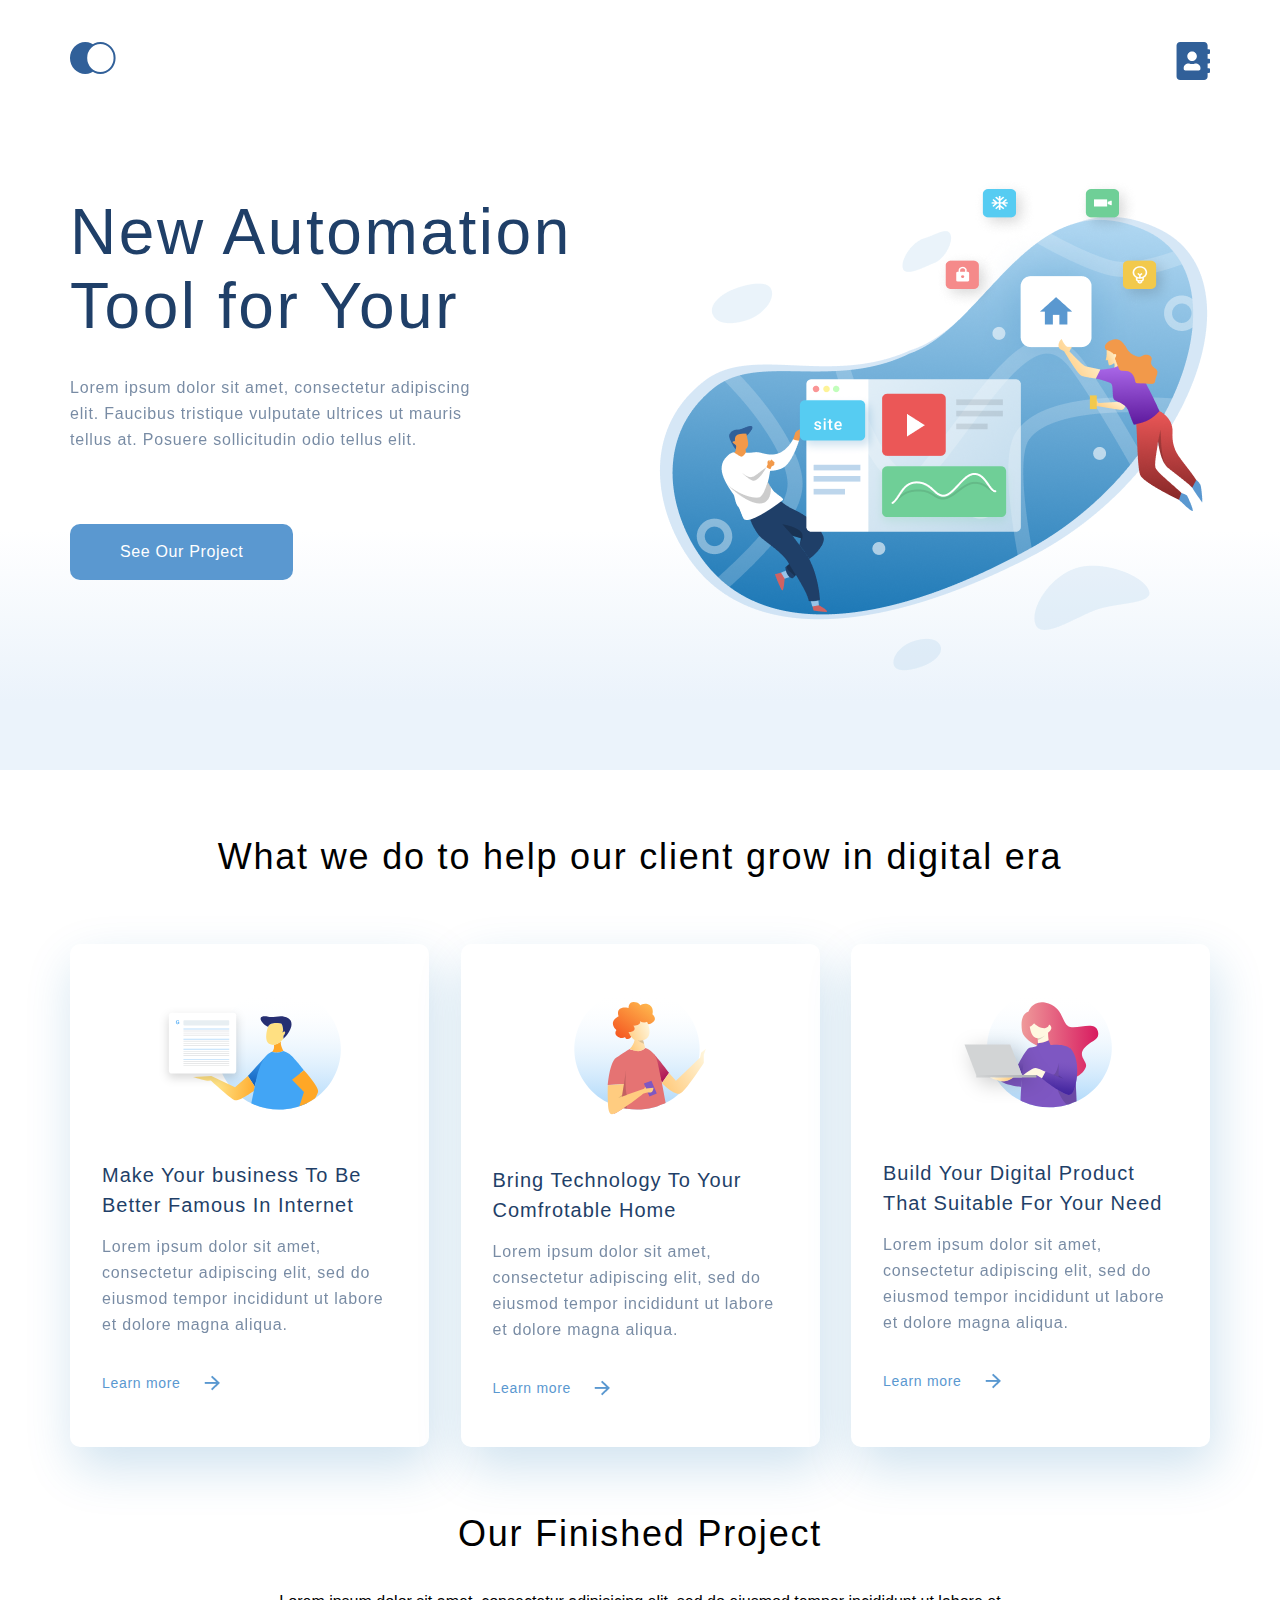
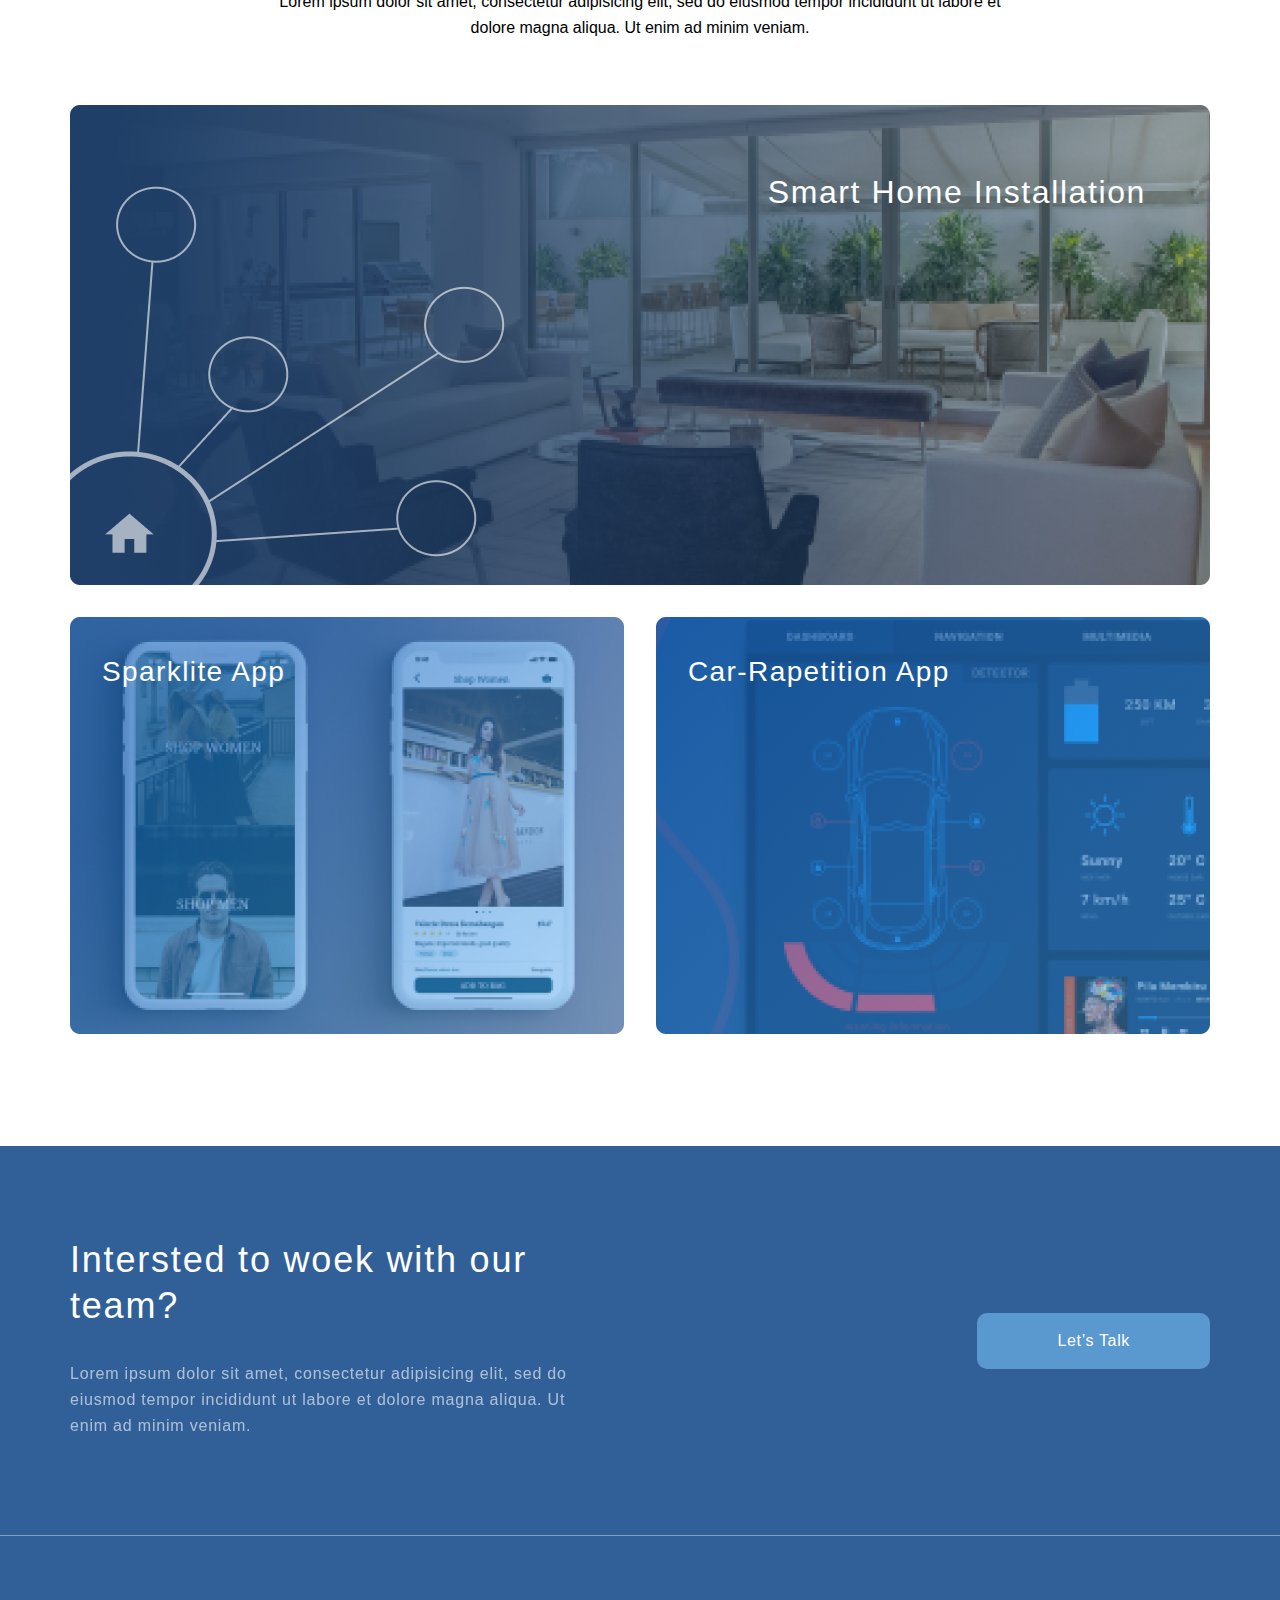
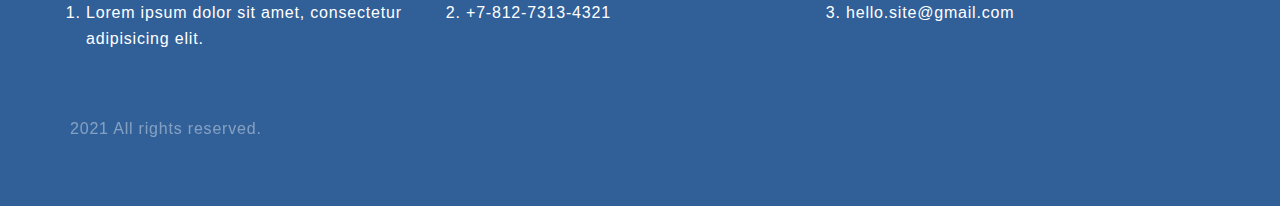
<file: html-css-basic-course/index.html>
<!DOCTYPE html>
<html lang="en">
<head>
    <meta charset="UTF-8">
    <title>Главная</title>
    <link rel="stylesheet" href="reset.css">
    <link rel="stylesheet" href="style.css">
</head>
<body>
<header class="header">
    <div class="container container--header">
        <ul class="menu__list">
            <li class="menu_item"><a class="menu__link" href="index.html"><img class="menu__img" src="img/link_main.svg" alt="link main"></a></li>
            <li class="menu_item"><a class="menu__link" href="contacts.html"><img class="menu__img" src="img/link_contacls.svg" alt="link contacls"></a></li>
        </ul>
        <div class="header__content">
            <h1 class="header__title">New Automation Tool for Your</h1>
            <p class="text text--header">
                Lorem ipsum dolor sit amet, consectetur adipiscing elit. Faucibus tristique vulputate ultrices ut mauris tellus at. Posuere sollicitudin odio
                tellus elit.
            </p>
            <a class="button" href="#">See Our Project</a>
        </div>
    </div>
</header>
<main class="main">
    <div class="container">
        <div class="what-we-do">
            <h2 class="middle__title middle__title--what-we-do">What we do to help our client grow in digital era</h2>
            <div class="cards">
                <a class="card" href="#">
                    <img class="card__img" src="img/card_1.svg" alt="card 1">
                    <h3 class="mini__title mini__title--card">Make Your business To Be Better Famous In Internet</h3>
                    <p class="text text--card">Lorem ipsum dolor sit amet, consectetur adipiscing elit, sed do eiusmod tempor incididunt ut labore et dolore magna
                        aliqua.</p>
                    <p class="card__text-link">Learn more</p>
                </a>

                <a class="card card-2" href="#">
                    <img class="card__img" src="img/card_2.svg" alt="card 2">
                    <h3 class="mini__title mini__title--card">Bring Technology To Your Comfrotable Home</h3>
                    <p class="text text--card">Lorem ipsum dolor sit amet, consectetur adipiscing elit, sed do eiusmod tempor incididunt ut labore et dolore magna
                        aliqua.</p>
                    <p class="card__text-link">Learn more</p>
                </a>

                <a class="card card-3" href="#">
                    <img class="card__img" src="img/card_3.svg" alt="card 3">
                    <h3 class="mini__title mini__title--card">Build Your Digital Product That Suitable For Your Need</h3>
                    <p class="text text--card">Lorem ipsum dolor sit amet, consectetur adipiscing elit, sed do eiusmod tempor incididunt ut labore et dolore magna
                        aliqua.</p>
                    <p class="card__text-link">Learn more</p>
                </a>
            </div>
        </div>
    </div>
    <div class="project-title">
        <div class="container">
            <div class="project-title-body">
                <h2 class="middle__title middle__title--project-title">Our Finished Project</h2>
                <p class="text__project text__project--title-body">Lorem ipsum dolor sit amet, consectetur adipisicing elit, sed do eiusmod tempor incididunt ut
                    labore et dolore magna
                    aliqua.
                    Ut enim ad minim veniam.</p>
            </div>
        </div>
    </div>
    <div class="project">
        <div class="container">
            <div class="project_big">
                <img class="project__img" src="img/project-big.png" alt="project big">
                <p class="project__text">Smart Home Installation</p>
            </div>
            <div class="project__parent">
                <div class="project__item project__item-margin">
                    <img class="project__img" src="img/project-item-1.png" alt="project item 1">
                    <p class="project__text-item">Sparklite App</p>
                </div>
                <div class="project__item">
                    <img class="project__img" src="img/project-item-2.png" alt="project item 2">
                    <p class="project__text-item">Car-Rapetition App</p>
                </div>
            </div>
        </div>
    </div>
</main>
<footer class="footer">
    <div class="container">
        <div class="footer__content">
            <div class="footer__text">
                <h3 class="footer__heading footer__heading-modifier">Intersted to woek with our team?</h3>
                <p class="text text--footer">Lorem ipsum dolor sit amet, consectetur adipisicing elit, sed do eiusmod tempor incididunt ut labore et dolore magna
                    aliqua. Ut
                    enim ad minim veniam.</p>
            </div>
            <a class="button footer__button" href="#">Let’s Talk</a>
        </div>
    </div>
    <hr class="footer-hr">
    <div class="container">
        <div class="footer__bottom">
            <ol class="footer__info text footer__info--margin">
                <li class="footer__item">Lorem ipsum dolor sit amet, consectetur adipisicing elit.</li>
                <li class="footer__item">+7-812-7313-4321</li>
                <li class="footer__item">hello.site@gmail.com</li>
            </ol>
            <p class="footer__copy">2021 All rights reserved.</p>
        </div>
    </div>
</footer>
</body>
</html>
</file>
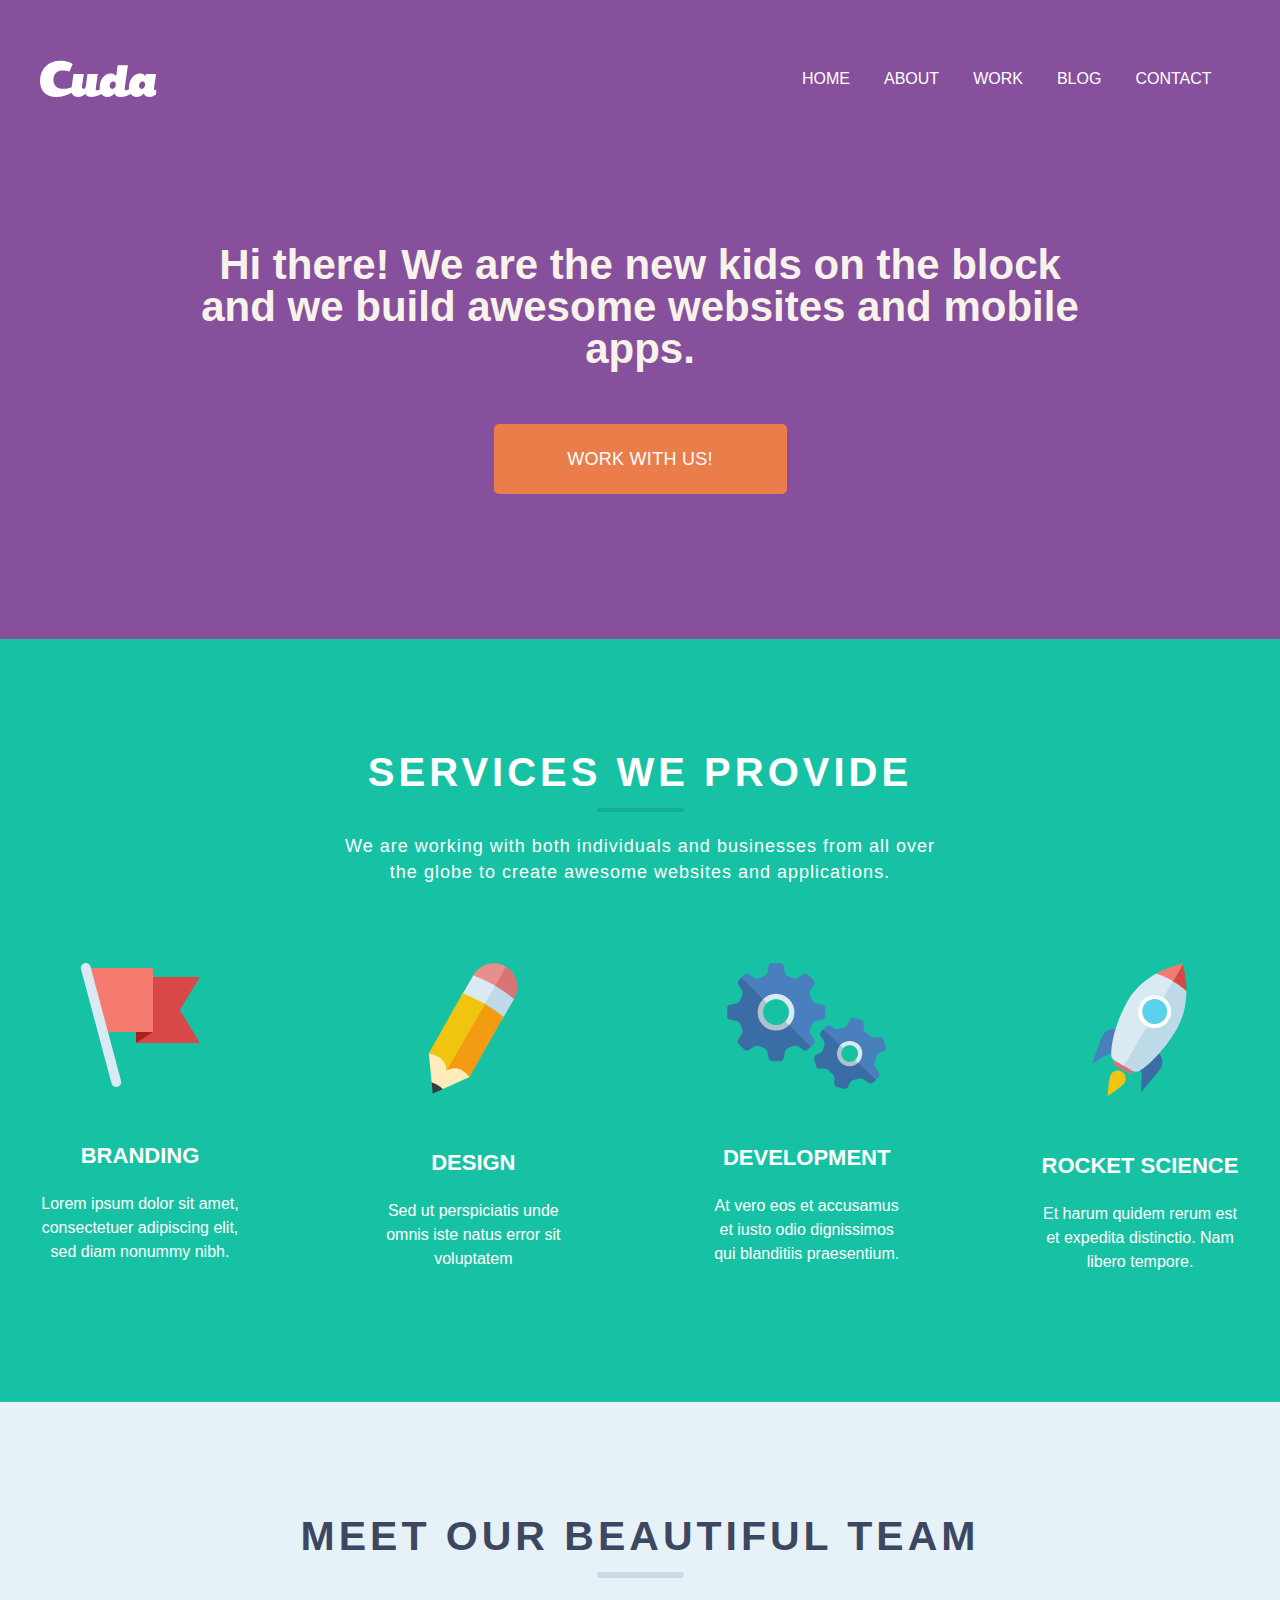
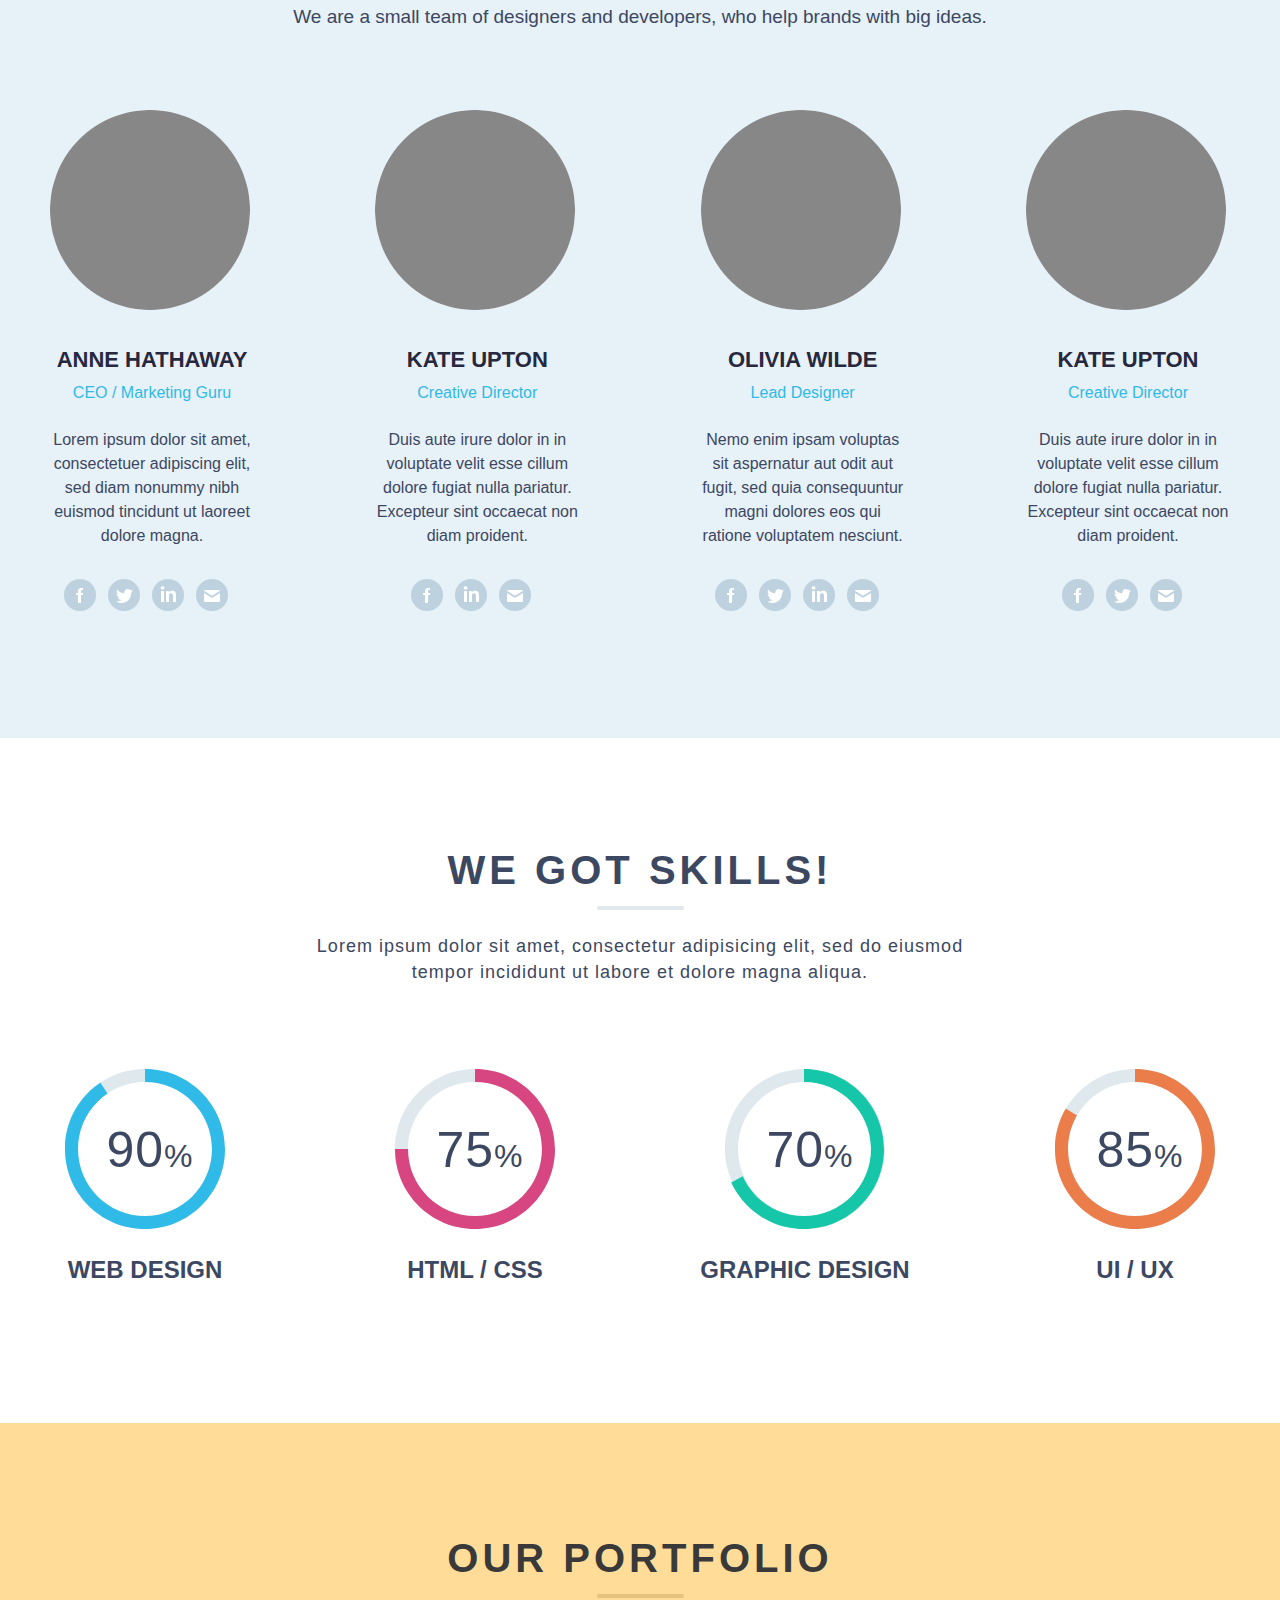
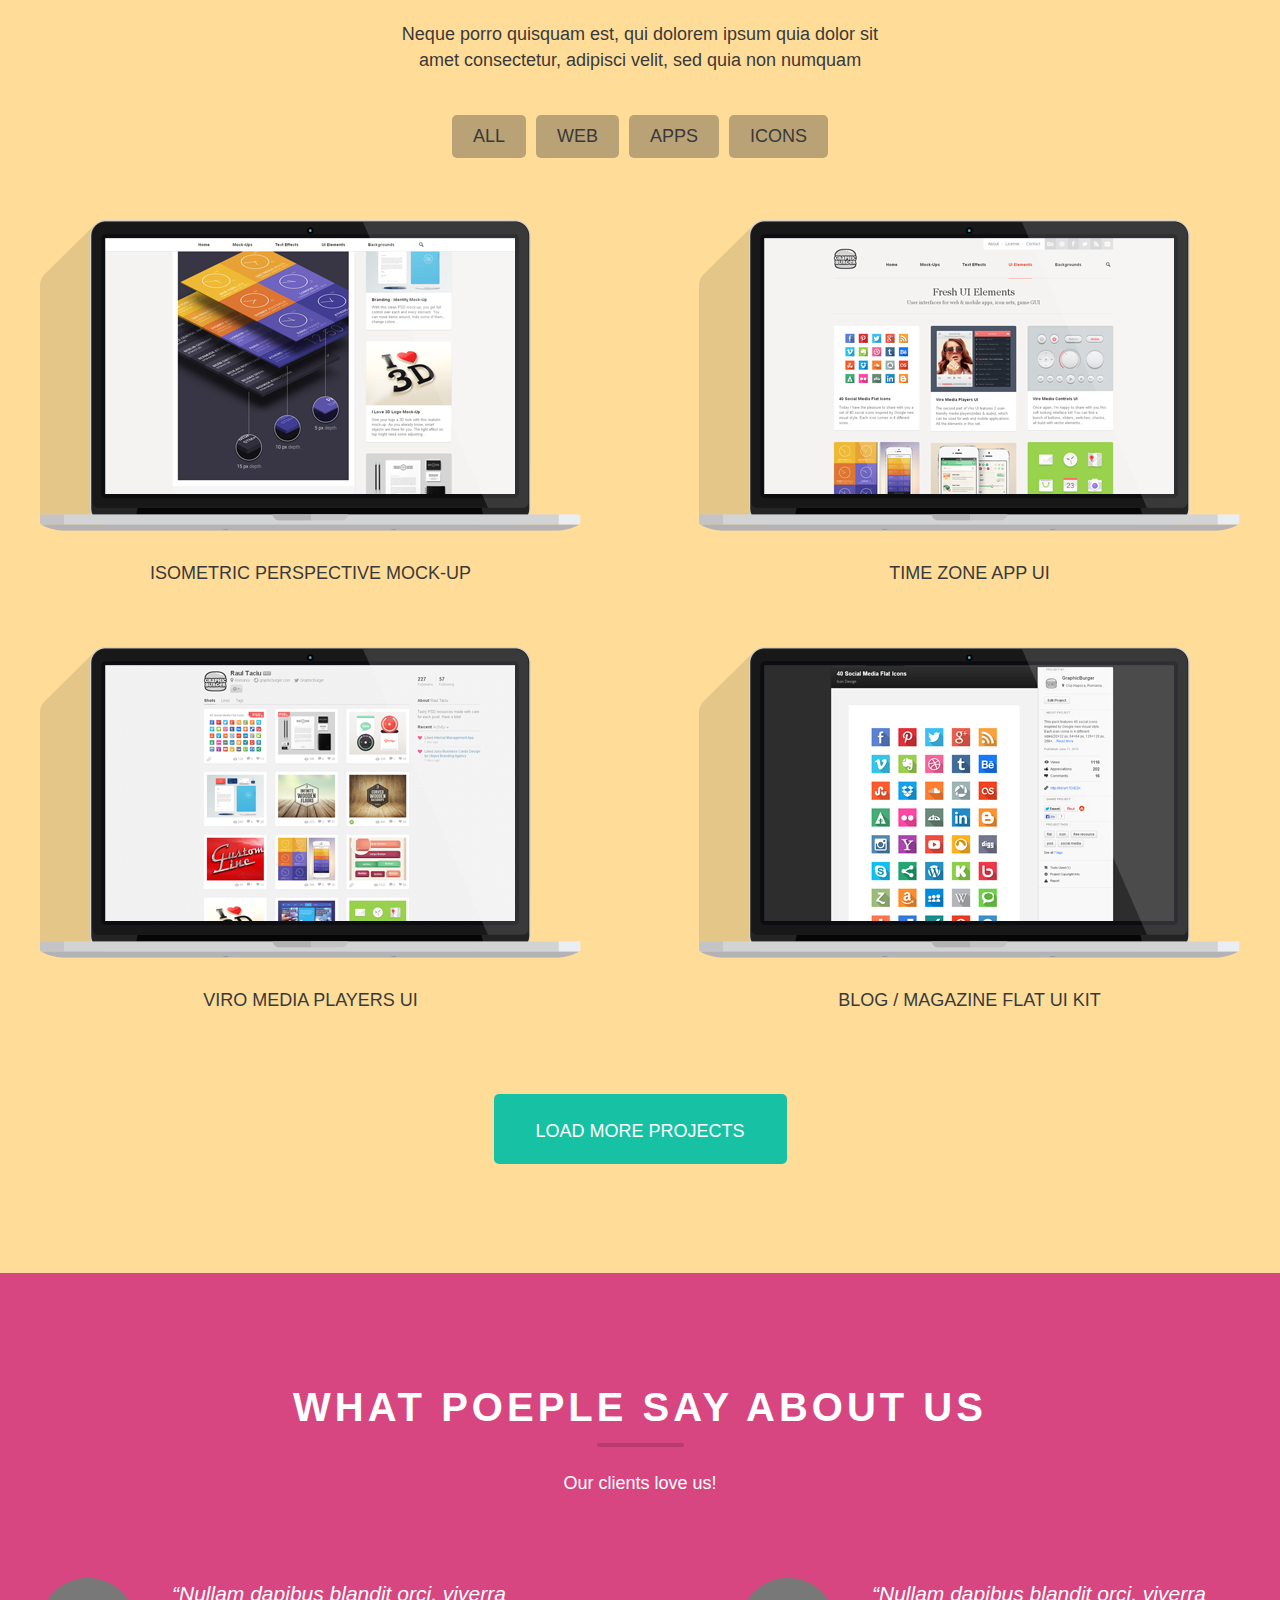
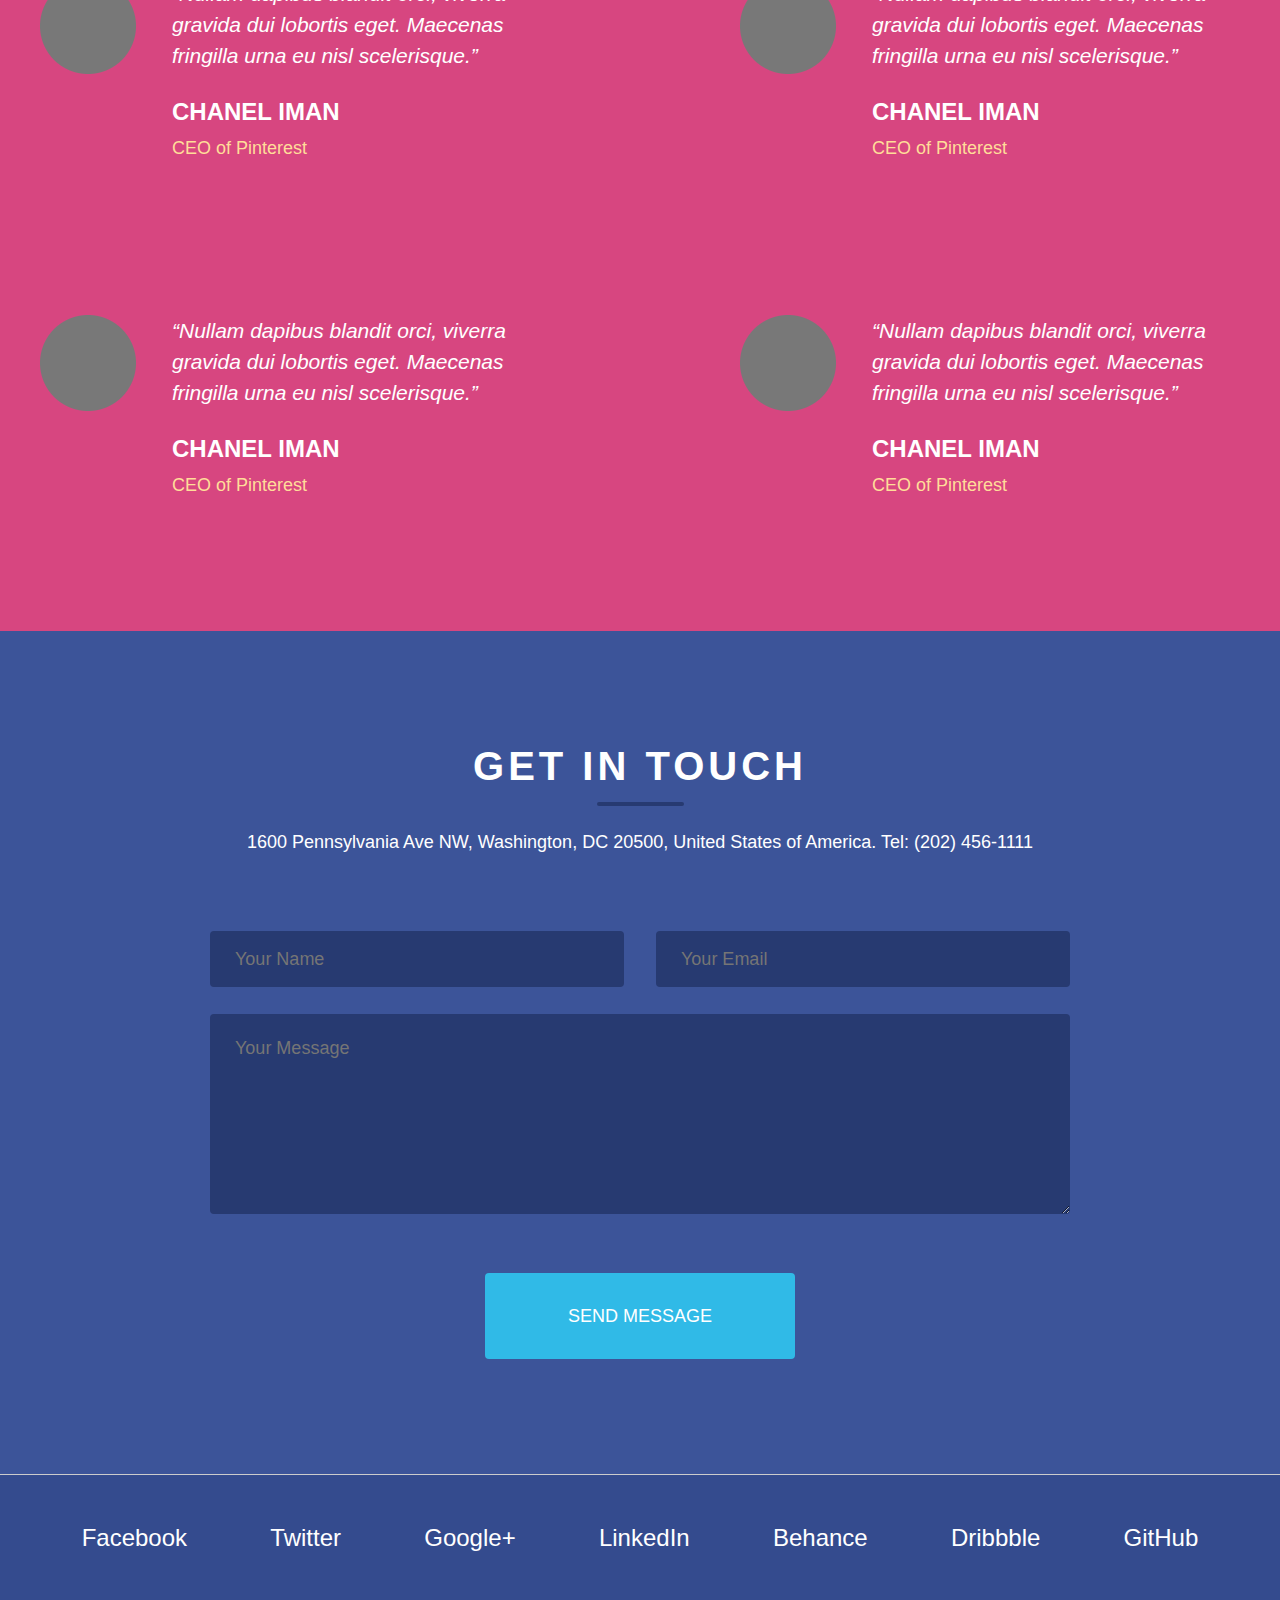
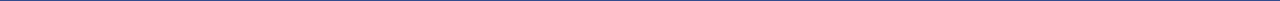
<file: project_cuda/index.html>
<!DOCTYPE html>
<html lang="en">
<head>
    <meta charset="UTF-8">
    <title>Да я за такую верстку *****</title>
    <link rel="preconnect" href="https://fonts.googleapis.com">
    <link rel="preconnect" href="https://fonts.gstatic.com" crossorigin>
    <link href="https://fonts.googleapis.com/css2?family=Damion&display=swap" rel="stylesheet">
    <link rel="stylesheet" href="reset.css">
    <link rel="stylesheet" href="style.css">
    <meta name="description" content="не профессиональная верстка, мой первый сайт">
    <meta name="keywords" content="плохая верстка">
    <meta name="robots" content="">
    <meta name="Address" content="evyrfgp@gmail.com">
    <link rel="icon" type="image/png" sizes="16x16" href="img/favicon.png">
</head>
<body>
<div class="header">
    <div class="container">
        <div class="header__top">
            <!--            <div class="header__logo"><a class="header__top-link" href="#"><img class="header__img" src="img/logo.png" alt="logo"></a></div>-->
            <a class="header__top-logo" href="#"><img class="header__img" src="img/logo.png" alt="logo"></a>
            <ul class="header__list">
                <li class="header__item"><a class="header__link" href="#">Home</a></li>
                <li class="header__item"><a class="header__link" href="#">About</a></li>
                <li class="header__item"><a class="header__link" href="#">WORK</a></li>
                <li class="header__item"><a class="header__link" href="#">Blog</a></li>
                <li class="header__item"><a class="header__link" href="#">Contact</a></li>
            </ul>
        </div>
        <div class="header__content">
            <div class="header__title">Hi there! We are the new kids on the block and we build awesome websites and
                mobile apps.
            </div>
            <a class="header__button-link" href="#">WORK WITH US!</a>
        </div>
    </div>
</div>
<section class="services">
    <div class="container">
        <div class="services__top">
            <p class="services__title">
                SERVICES WE PROVIDE
            </p>
            <hr class="services__hr">
            <div class="services__text">
                We are working with both individuals and businesses from all over the globe
                to create awesome websites and applications.
            </div>
        </div>
        <div class="services__content">
            <div class="service_service">
                <img class="services__img" src="img/flag_icon.png" alt="flag icon">
                <p class="service_service-title">Branding</p>
                <p class="service_service-text">Lorem ipsum dolor sit amet,
                    consectetuer adipiscing elit, sed diam nonummy nibh.</p>
            </div>
            <div class="service_service">
                <img class="services__img" src="img/crayon_icon.png" alt="crayon icon">
                <p class="service_service-title">Design</p>
                <p class="service_service-text">Sed ut perspiciatis unde omnis iste natus error sit voluptatem </p>
            </div>
            <div class="service_service">
                <img class="services__img" src="img/gears_icon.png" alt="gears icon">
                <p class="service_service-title">Development</p>
                <p class="service_service-text">At vero eos et accusamus et iusto odio dignissimos qui blanditiis
                    praesentium.</p>
            </div>
            <div class="service_service">
                <img class="services__img" src="img/rocket_icon.png" alt="rocket icon">
                <p class="service_service-title">ROCKET SCIENCE</p>
                <p class="service_service-text">Et harum quidem rerum est et expedita distinctio. Nam libero
                    tempore.</p>
            </div>
        </div>
    </div>
</section>
<section class="team">
    <div class="container">
        <div class="team__top">
            <p class="team__top-title">MEET OUR BEAUTIFUL TEAM</p>
            <hr class="team__top-hr">
            <p class="team__top-text">We are a small team of designers and developers, who help brands with big ideas.
            </p>
        </div>
        <div class="team__members">
            <div class="team__member">
                <img class="team__member-img" src="img/member-img.png" alt="member-photo">
                <p class="team__member-name">ANNE HATHAWAY</p>
                <p class="team__member-position">CEO / Marketing Guru</p>
                <p class="team__member-description">Lorem ipsum dolor sit amet,
                    consectetuer adipiscing elit, sed diam nonummy nibh euismod tincidunt ut laoreet dolore magna.</p>
                <div class="team__member-contacts">
                    <a class="team__member-link" href="#" target="_blank"><img class="team__member-link-img"
                                                                               src="img/fb_icon.png"
                                                                               alt="faceebook icon"></a>
                    <a class="team__member-link" href="#" target="_blank"><img class="team__member-link-img"
                                                                               src="img/twitter_icon.png"
                                                                               alt="twitter icon"></a>
                    <a class="team__member-link" href="#" target="_blank"><img class="team__member-link-img"
                                                                               src="img/linkedIn_icon.png"
                                                                               alt="linkedIn icon"></a>
                    <a class="team__member-link" href="#" target="_blank"><img class="team__member-link-img"
                                                                               src="img/mail_icon.png" alt="mail icon"></a>
                </div>
            </div>

            <div class="team__member">
                <img class="team__member-img" src="img/member-img.png" alt="member-photo">
                <p class="team__member-name">Kate Upton</p>
                <p class="team__member-position">Creative Director</p>
                <p class="team__member-description">Duis aute irure dolor in in voluptate velit esse cillum dolore
                    fugiat nulla pariatur. Excepteur sint occaecat non diam proident.</p>
                <div class="team__member-contacts">
                    <a class="team__member-link" href="#" target="_blank"><img class="team__member-link-img"
                                                                               src="img/fb_icon.png"
                                                                               alt="faceebook icon"></a>
                    <a class="team__member-link" href="#" target="_blank"><img class="team__member-link-img"
                                                                               src="img/linkedIn_icon.png"
                                                                               alt="linkedIn icon"></a>
                    <a class="team__member-link" href="#" target="_blank"><img class="team__member-link-img"
                                                                               src="img/mail_icon.png" alt="mail icon"></a>
                </div>
            </div>

            <div class="team__member">
                <img class="team__member-img" src="img/member-img.png" alt="member-photo">
                <p class="team__member-name">Olivia Wilde</p>
                <p class="team__member-position">Lead Designer</p>
                <p class="team__member-description">Nemo enim ipsam voluptas sit aspernatur aut odit aut fugit, sed quia
                    consequuntur magni dolores eos qui ratione voluptatem nesciunt.</p>
                <div class="team__member-contacts">
                    <a class="team__member-link" href="#" target="_blank"><img class="team__member-link-img"
                                                                               src="img/fb_icon.png"
                                                                               alt="faceebook icon"></a>
                    <a class="team__member-link" href="#" target="_blank"><img class="team__member-link-img"
                                                                               src="img/twitter_icon.png"
                                                                               alt="twitter icon"></a>
                    <a class="team__member-link" href="#" target="_blank"><img class="team__member-link-img"
                                                                               src="img/linkedIn_icon.png"
                                                                               alt="linkedIn icon"></a>
                    <a class="team__member-link" href="#" target="_blank"><img class="team__member-link-img"
                                                                               src="img/mail_icon.png" alt="mail icon"></a>
                </div>
            </div>

            <div class="team__member">
                <img class="team__member-img" src="img/member-img.png" alt="member-photo">
                <p class="team__member-name">Kate Upton</p>
                <p class="team__member-position">Creative Director</p>
                <p class="team__member-description">Duis aute irure dolor in in voluptate velit esse cillum dolore
                    fugiat nulla pariatur. Excepteur sint occaecat non diam proident.</p>
                <div class="team__member-contacts">
                    <a class="team__member-link" href="#" target="_blank"><img class="team__member-link-img"
                                                                               src="img/fb_icon.png"
                                                                               alt="faceebook icon"></a>
                    <a class="team__member-link" href="#" target="_blank"><img class="team__member-link-img"
                                                                               src="img/twitter_icon.png"
                                                                               alt="twitter icon"></a>
                    <a class="team__member-link" href="#" target="_blank"><img class="team__member-link-img"
                                                                               src="img/mail_icon.png" alt="mail icon"></a>
                </div>
            </div>
        </div>
    </div>
</section>
<section class="skills">
    <div class="container">
        <div class="skills__top">
            <p class="skills__top-title">WE GOT SKILLS!</p>
            <hr class="skills__top-hr">
            <p class="skills__top-text">Lorem ipsum dolor sit amet, consectetur adipisicing elit, sed do eiusmod
                tempor incididunt ut labore et dolore magna aliqua.</p>
        </div>
        <div class="skills__percents">
            <div class="skills__percent">
                <div class="skills__back-image"><p class="skills__number">90</p></div>
                <p class="skills__percent-description">Web Design</p>
            </div>

            <div class="skills__percent">
                <div class="skills__back-image skills__back-image--two"><p class="skills__number">75</p></div>
                <p class="skills__percent-description">HTML / CSS</p>
            </div>

            <div class="skills__percent">
                <div class="skills__back-image skills__back-image--three"><p class="skills__number">70</p></div>
                <p class="skills__percent-description">GRAPHIC DESIGN</p>
            </div>

            <div class="skills__percent">
                <div class="skills__back-image skills__back-image--four"><p class="skills__number">85</p></div>
                <p class="skills__percent-description">UI / UX</p>
            </div>
        </div>
    </div>
</section>
<section class="portfolio">
    <div class="container">
        <div class="portfolio__top">
            <h2 class="portfolio__top-title">OUR PORTFOLIO</h2>
            <hr class="portfolio__top-hr">
            <p class="portfolio__top-text">Neque porro quisquam est, qui dolorem ipsum quia dolor sit amet
                consectetur, adipisci velit, sed quia non numquam</p>
        </div>
        <div class="portfolio__filter">
            <a href="#" class="portfolio__filter-link">ALL</a>
            <a href="#" class="portfolio__filter-link">WEB</a>
            <a href="#" class="portfolio__filter-link">APPS</a>
            <a href="#" class="portfolio__filter-link">ICONS</a>
        </div>
        <div class="portfolio__projects">
            <div class="portfolio__project">
                <img class="portfolio__project-img" src="img/project_1.png" alt="project one">
                <p class="portfolio__project-title">Isometric Perspective Mock-Up</p>
            </div>

            <div class="portfolio__project">
                <img class="portfolio__project-img" src="img/project_2.png" alt="project two">
                <p class="portfolio__project-title">Time Zone App UI</p>
            </div>

            <div class="portfolio__project">
                <img class="portfolio__project-img" src="img/project_3.png" alt="project three">
                <p class="portfolio__project-title">Viro Media Players UI</p>
            </div>

            <div class="portfolio__project">
                <img class="portfolio__project-img" src="img/project_4.png" alt="project four">
                <p class="portfolio__project-title">Blog / Magazine Flat UI Kit</p>
            </div>
        </div>
        <div class="portfolio__button">
            <a class="portfolio__button-link" href="#">LOAD MORE PROJECTS</a>
        </div>
    </div>
</section>
<section class="reviews">
    <div class="container">
        <div class="reviews__top">
            <h2 class="reviews__top-title">WHAT POEPLE SAY ABOUT US</h2>
            <hr class="reviews__top-hr">
            <p class="reviews__top-text">Our clients love us!</p>
        </div>
        <div class="reviews__humans">
            <div class="reviews__human">
                <img class="reviews__human-photo" src="img/human-photo.png" alt="human photo">
                <div class="reviews__human-text">
                    <p class="reviews__human-review">“Nullam dapibus blandit orci, viverra gravida dui lobortis eget.
                        Maecenas
                        fringilla urna eu nisl scelerisque.”</p>
                    <p class="reviews__human-name">Chanel Iman</p>
                    <p class="reviews__human-position">CEO of Pinterest</p>
                </div>
            </div>

            <div class="reviews__human">
                <img class="reviews__human-photo" src="img/human-photo.png" alt="human photo">
                <div class="reviews__human-text">
                    <p class="reviews__human-review">“Nullam dapibus blandit orci, viverra gravida dui lobortis eget.
                        Maecenas
                        fringilla urna eu nisl scelerisque.”</p>
                    <p class="reviews__human-name">Chanel Iman</p>
                    <p class="reviews__human-position">CEO of Pinterest</p>
                </div>
            </div>

            <div class="reviews__human">
                <img class="reviews__human-photo" src="img/human-photo.png" alt="human photo">
                <div class="reviews__human-text">
                    <p class="reviews__human-review">“Nullam dapibus blandit orci, viverra gravida dui lobortis eget.
                        Maecenas
                        fringilla urna eu nisl scelerisque.”</p>
                    <p class="reviews__human-name">Chanel Iman</p>
                    <p class="reviews__human-position">CEO of Pinterest</p>
                </div>
            </div>

            <div class="reviews__human">
                <img class="reviews__human-photo" src="img/human-photo.png" alt="human photo">
                <div class="reviews__human-text">
                    <p class="reviews__human-review">“Nullam dapibus blandit orci, viverra gravida dui lobortis eget.
                        Maecenas
                        fringilla urna eu nisl scelerisque.”</p>
                    <p class="reviews__human-name">Chanel Iman</p>
                    <p class="reviews__human-position">CEO of Pinterest</p>
                </div>
            </div>

        </div>
    </div>
</section>
<section class="contacts">
    <div class="container">
        <div class="contacts__top">
            <h2 class="contacts__top-title">GET IN TOUCH</h2>
            <hr class="contacts__top-hr">
            <p class="contacts__top-contacts">1600 Pennsylvania Ave NW, Washington, DC 20500, United States of America.
                Tel: (202) 456-1111
            </p>
        </div>

        <form class="forms" action="#" method="post">
            <div class="forms__name-email">
                <input class="forms__name forms__name-email-size forms--form" tabindex="1" type="text"
                       placeholder="Your Name">
                <input class="forms__name-email-size forms--form" tabindex="2" type="email" placeholder="Your Email">
            </div>
            <textarea class="forms__text forms--form" tabindex="3" placeholder="Your Message"></textarea>
            <button class="forms__button-send" tabindex="4" type="submit">SEND MESSAGE</button>
        </form>
    </div>
</section>
<footer class="footer">
    <div class="container">
        <ul class="footer__social-list">
            <li class="footer__social-item"><a class="footer__social-link" href="#" target="_blank">Facebook</a></li>
            <li class="footer__social-item"><a class="footer__social-link" href="#" target="_blank">Twitter</a></li>
            <li class="footer__social-item"><a class="footer__social-link" href="#" target="_blank">Google+</a></li>
            <li class="footer__social-item"><a class="footer__social-link" href="#" target="_blank">LinkedIn</a></li>
            <li class="footer__social-item"><a class="footer__social-link" href="#" target="_blank">Behance</a></li>
            <li class="footer__social-item"><a class="footer__social-link" href="#" target="_blank">Dribbble</a></li>
            <li class="footer__social-item"><a class="footer__social-link" href="#" target="_blank">GitHub</a></li>
        </ul>
    </div>
</footer>
</body>
</html>
</file>
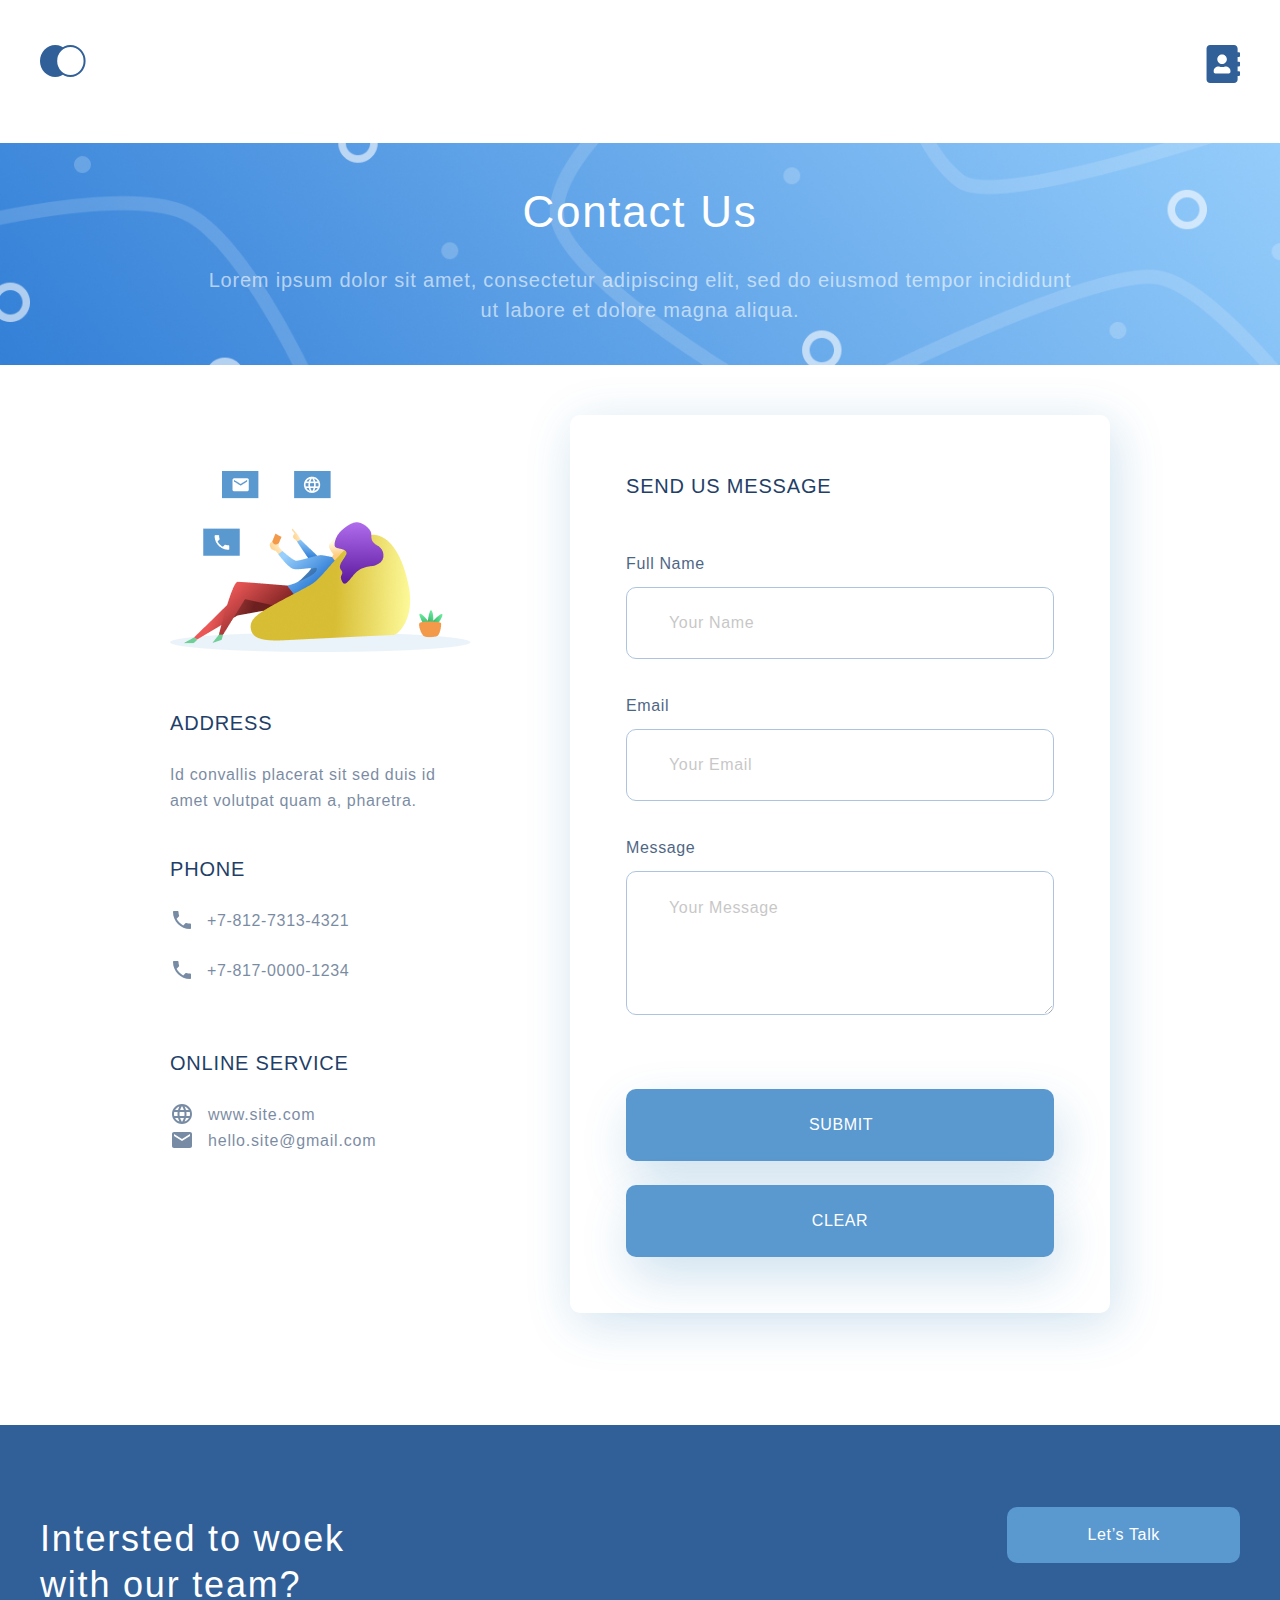
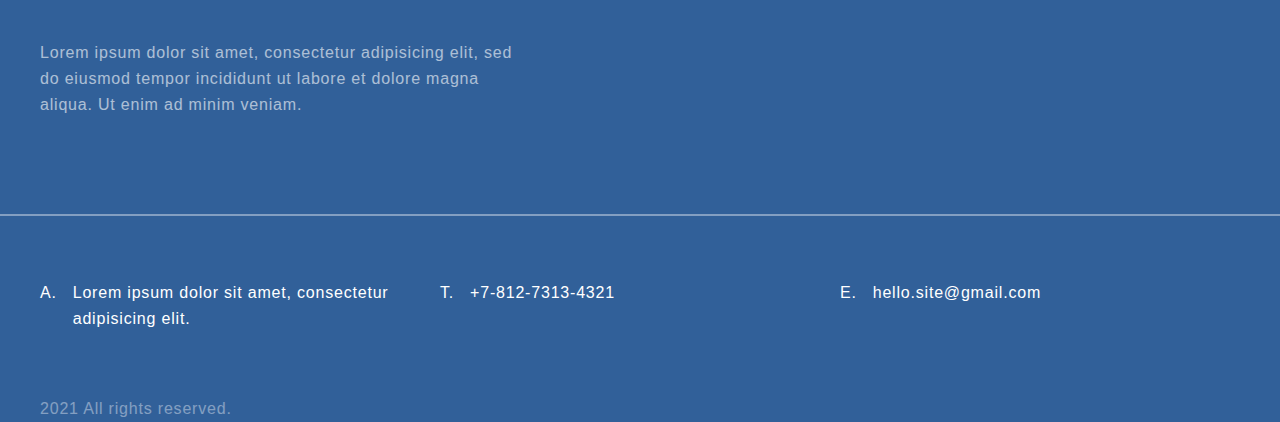
<file: html-css-basic-course/contacts.html>
<!DOCTYPE html>
<html lang="en">
<head>
    <meta charset="UTF-8">
    <title>Контакты</title>
    <link rel="stylesheet" href="reset.css">
    <link rel="stylesheet" href="style-contacts.css">
</head>
<body>
<header class="header">
    <div class="container">
        <ul class="menu">
            <li class="menu__item"><a class="menu__link" href="index.html"><img class="menu__img" src="img/link_main.svg" alt="Главная"></a></li>
            <li class="menu__item"><a class="menu__link" href="contacts.html"><img class="menu__img" src="img/link_contacls.svg" alt="Контакты"></a></li>
        </ul>
    </div>
    <div class="info-title">
        <div class="container">
            <h1 class="info-title__title">Contact Us</h1>
            <p class="info-title__info">Lorem ipsum dolor sit amet, consectetur adipiscing elit, sed do eiusmod tempor incididunt ut labore et dolore magna
                aliqua.</p>
        </div>
    </div>
</header>
<main class="main">
    <div class="main__container">
        <div class="bond">
            <div class="contacts-info">
                <img class="contacts-info__img" src="img/contacts-info.png" alt="contacts-info logo">
                <h3 class="contacts-info__address contacts-info__title">ADDRESS</h3>
                <p class="contacts-info__address-info contacts-info__info">Id convallis placerat sit sed duis id amet volutpat quam a, pharetra.</p>
                <h3 class="contacts-info__phone contacts-info__title">PHONE</h3>
                <ul class="contacts-info__phone-list">
                    <li class="contacts-info__phone-item"><a class="contacts-info__phone-link contacts-info__info" href="tel:+70000000000"><img
                            class="contacts-info__phone-icon" src="img/phone-icon.svg" alt="phone icon">+7-812-7313-4321</a>
                    </li>

                    <li class="contacts-info__phone-item"><a class="contacts-info__phone-link contacts-info__info" href="tel:+70000000001"><img
                            class="contacts-info__phone-icon" src="img/phone-icon.svg" alt="phone icon">+7-817-0000-1234</a>
                    </li>
                </ul>
                <h3 class="contacts-info__online contacts-info__title">ONLINE SERVICE</h3>
                <ul class="contacts-info__online-list">
                    <li class="contacts-info__online-item"><a class="contacts-info__online-link contacts-info__info contacts-info__info_online"
                                                              href="https://www.gb.com" target="_blank"><img class="contacts-info__online-icon-site"
                                                                                                             src="img/site-icon.svg" alt="site icon">www.site.com</a>
                    </li>
                    <li class="contacts-info__online-item"><a class="contacts-info__online-link contacts-info__info contacts-info__info_online"
                                                              href="mailto:support@geekbrains.ru" target="_blank"><img class="contacts-info__online-icon-site"
                                                                                                                       src="img/email-icon.svg" alt="site icon">hello.site@gmail.com</a>
                    </li>
                </ul>
            </div>
            <form class="message" method="post">
                <h3 class="message__title contacts-info__title">SEND US MESSAGE</h3>
                <p class="message__name message__mini-title">Full Name</p>
                <input class="message__input-name message__input" type="text" tabindex="1" placeholder="Your Name">
                <p class="message__email message__mini-title">Email</p>
                <input class="message__input-email message__input" type="email" tabindex="2" placeholder="Your Email">
                <p class="message__message message__mini-title">Message</p>
                <textarea class="message__textarea message__input message__input_textarea" placeholder="Your Message" tabindex="3"></textarea>
                <button class="message__button-send message__button" tabindex="4">SUBMIT</button>
                <button class="message__button-reset message__button" tabindex="5">CLEAR</button>
            </form>
        </div>
    </div>
    <div class="main__container">
        <div class="map">
            <script type="text/javascript" charset="utf-8" async
                    src="https://api-maps.yandex.ru/services/constructor/1.0/js/?um=constructor%3A261a5af060aa0be7aa4ce802dd208951520daee0cbd81110b6fcb1e1ccfebf76&amp;width=100%25&amp;height=400&amp;lang=ru_RU&amp;scroll=true"></script>
        </div>
    </div>
</main>
<footer class="footer">
    <div class="container">
        <div class="footer-info">
            <div class="footer-info__info">
                <h2 class="footer-info__title">Intersted to woek with our team?</h2>
                <p class="footer-info__text">Lorem ipsum dolor sit amet, consectetur adipisicing elit, sed do eiusmod tempor incididunt ut labore et dolore magna
                    aliqua. Ut enim ad minim veniam.</p>
            </div>
            <a class="footer-info__button" href="#">Let’s Talk</a>
        </div>
    </div>
    <hr class="footer-hr">
    <div class="container">
        <div class="footer-contacts">
            <ul class="footer-contacts__list">
                <li class="footer-contacts__item"><a class="footer-contacts__address footer-contacts__link"
                                                     href="https://yandex.ru/maps/11155/dimitrovgrad/house/svirskaya_ulitsa_6/YEAYcw9oQUMEQFtufX5wcn5qZw==/?ll=49.588863%2C54.213293&z=17.1"
                                                     target="_blank">Lorem ipsum dolor sit amet, consectetur adipisicing elit.</a>
                </li>
                <li class="footer-contacts__item"><a class="footer-contacts__phone footer-contacts__link" href="tel:+7-812-7313-4321">+7-812-7313-4321</a></li>
                <li class="footer-contacts__item"><a class="footer-contacts__email footer-contacts__link" href="mailto:hello.site@gmail.com">hello.site@gmail.com</a></li>
            </ul>
            <p class="footer-contacts__copy">2021 All rights reserved.</p>
        </div>
    </div>
</footer>
</body>
</html>
</file>
<file: html-css-basic-course/style.css>
body {
    font-family: "Roboto Thin", sans-serif;
}

.container {
    max-width: 1160px;
    padding: 0 10px;
    margin: 0 auto;
}

.container--header {
    display: flex;
    flex-direction: column;
    height: 100%;
}

.header {
    background: linear-gradient(0deg, #EBF3FB 8.84%, rgba(152, 195, 232, 0) 31.12%);
    padding-top: 42px;
}

.menu__list {
    display: flex;
    justify-content: space-between;
}

.header__content {
    background: url("img/illustration.png") center right no-repeat;
    padding-top: 115px;
    padding-bottom: 190px;
    flex-grow: 1;
}

.header__title {
    max-width: 504px;
    font-weight: 300;
    font-size: 64px;
    line-height: 74px;
    color: #1F3F68;
    letter-spacing: 0.04em;
    margin-bottom: 32px;
}

.text {
    font-size: 16px;
    line-height: 26px;
    letter-spacing: 0.05em;
    color: #1F3F68;
    opacity: 0.6;
}

.text--header {
    max-width: 425px;
    margin-bottom: 71px;
}

.button {
    display: inline-block;
    padding: 15px 50px;
    background: #5A98D0;
    border-radius: 10px;

    font-size: 16px;
    line-height: 26px;
    text-align: center;
    letter-spacing: 0.04em;
    color: #FFFFFF;
    transition: color .5s;
}

.button:hover {
    opacity: 0.8;
}

.button:active {
    box-shadow: 5px 10px 20px rgba(53, 110, 173, 0.2);
    color: #d55a5a;
}

.main {
    background-color: #ffffff;
}

.what-we-do {
    padding-top: 64px;
    padding-bottom: 64px;
}

.middle__title {
    font-weight: 300;
    font-size: 36px;
    line-height: 46px;
    text-align: center;
    letter-spacing: 0.05em;
}

.middle__title--what-we-do {
    margin-bottom: 64px;
}

.cards {
    display: flex;
    justify-content: space-between;
    flex-wrap: wrap;
}

.card {
    max-width: 359px;
    padding: 44px 32px;
    display: flex;
    flex-direction: column;
    background: #ffffff;
    box-shadow: 5px 20px 50px rgba(16, 112, 177, 0.2);
    border-radius: 10px;
}

.card:hover {
    box-shadow: 5px 20px 50px #d55a5a;
}

.card:active {
    box-shadow: 5px 20px 50px greenyellow;
}

.card__img {
    align-self: center;
    margin-bottom: 50px;
}

.mini__title {
    font-size: 20px;
    line-height: 30px;
    letter-spacing: 0.05em;
    color: #1F3F68;
}

.mini__title--card {
    margin-bottom: 14px;
}

.text--card {
    margin-bottom: 30px;
}

.card__text-link {
    font-size: 14px;
    line-height: 30px;
    letter-spacing: 0.05em;
    color: #5A98D0;
}

.card__text-link::after {
    content: '';
    padding-left: 39px;
    width: 16px;
    height: 16px;
    background: url("img/arrow.png") center right no-repeat;
}

.project-title {
    background-color: #ffffff;
}

.project-title-body {
    padding-bottom: 64px;
}

.middle__title--project-title {
    margin-bottom: 32px;
}

.text__project {
    font-size: 16px;
    line-height: 26px;
    text-align: center;
}

.text__project--title-body {
    max-width: 750px;
    /*width: 75%;*/
    margin: 0 auto;
}

.project {
    background-color: #ffffff;
    padding-bottom: 112px;
}

.project_big {
    position: relative;
}

.project__img {
    width: 100%;
}

.project__text {
    position: absolute;
    font-size: 32px;
    line-height: 46px;
    top: 64px;
    right: 64px;
    letter-spacing: 0.05em;
    color: #ffffff;
}

.project__parent {
    display: flex;
    justify-content: space-between;
    flex-wrap: wrap;
}

.project__item {
    max-width: 554px;
    flex-grow: 1;
    flex-basis: 33.333333%;
    margin-top: 32px;
    position: relative;
}

.project__item-margin {
    margin-right: 32px;
}

.project__text-item {
    font-size: 28px;
    line-height: 46px;
    letter-spacing: 0.05em;
    color: #ffffff;

    position: absolute;
    top: 32px;
    left: 32px;
}

.footer {
    background: #316099;
}

.footer__content {
    display: flex;
    justify-content: space-between;
    align-items: center;
}

.footer__text {
    max-width: 500px;
    padding-top: 91px;
    padding-bottom: 96px;
}

.footer__heading {
    font-size: 36px;
    line-height: 46px;
    letter-spacing: 0.05em;
    color: #FFFFFF;
}

.footer__heading-modifier {
    margin-bottom: 32px;
}

.text--footer {
    color: #FFFFFF;
}

.footer__button {
    padding: 15px 80px;
}

.footer-hr {
    border-top: 1px solid #FFFFFF;
    opacity: 0.4;
}

.footer__bottom {
    padding-top: 64px;
    padding-bottom: 64px;
}

.footer__info {
    display: flex;
    justify-content: space-between;

    color: #FFFFFF;
    opacity: 1;
}

.footer__info--margin {
    margin-bottom: 64px;
}

.footer__item {
    flex-grow: 1;
    flex-basis: 33.3333%;
    margin-left: 16px;
}

.footer__copy {
    font-size: 16px;
    line-height: 26px;
    letter-spacing: 0.05em;
    color: #FFFFFF;
    opacity: 0.4;
}
</file>
<file: project_cuda/style.css>
body {
    font-family: "Titillium Web", sans-serif;
}

/*font-family: 'Damion', cursive;*/

.header {
    background-color: #87509c;
    padding-top: 60px;
    padding-bottom: 145px;
}

.container {
    max-width: 1220px;
    padding-left: 10px;
    padding-right: 10px;
    margin: 0 auto;
}

.header__top {
    display: flex;
    justify-content: space-between;
}

/*header__logo {*/
/*    width: 117px;*/
/*    height: 37px;*/
/*    padding-right: 10px;*/
/*}*/

.header__top-link {
    display: inline-block;
    width: 117px;
    height: 37px;
    padding-right: 10px;
}

.header__list {
    display: flex;
    min-width: 450px;
}

.header__item:not(.header__item:first-child) {
    padding-left: 10px;
}

.header__item {
    display: flex;
    align-items: center;
}

.header__link {
    display: inline-flex;
    padding: 0 12px;
    color: #ffffff;
    font-size: 16px;
    line-height: 32px;
    text-transform: uppercase;
    transition: all .5s;
}

.header__link:hover {
    background-color: #643a79;
    border-radius: 5px;
}

.header__link:active {
    color: yellow;
    transition: none;
}

.header__content {
    display: flex;
    flex-direction: column;
    align-items: center;
    padding-top: 147px;
}

.header__title {
    max-width: 906px;
    color: #f7f3ea;
    font-size: 42px;
    font-weight: 700;
    text-align: center;
    padding-bottom: 54px;
}

.header__button-link {
    display: inline-flex;
    justify-content: center;
    color: #ffffff;
    font-size: 18px;
    line-height: 70px;
    text-transform: uppercase;
    letter-spacing: 0.27px;
    background-color: #eb7d4b;
    border-radius: 5px;
    width: 293px;
    height: 70px;
}

.header__button-link:active {
    color: yellow;
    border-bottom: 4px solid #c86a40;
}

.services {
    background-color: #17c2a4;
    color: #ffffff;
}

.services__top {
    padding-top: 119px;
    padding-bottom: 78px;
    display: flex;
    flex-direction: column;
    align-items: center;
}

.services__title {
    font-size: 40px;
    font-weight: 700;
    line-height: 29px;
    text-align: center;
    text-transform: uppercase;
    letter-spacing: 4px;
    padding-bottom: 21px;
}

.services__hr {
    width: 87px;
    height: 4px;
    background-color: #14a58b;
    opacity: 0.75;
    border-radius: 4px;
    margin-bottom: 21px;
}

.services__text {
    width: 603px;
    font-size: 18px;
    line-height: 26px;
    text-align: center;
    letter-spacing: 1px;
}

.services__content {
    display: flex;
    justify-content: space-between;
    padding-bottom: 128px;
    flex-wrap: wrap;
}

.service_service {
    width: 200px;
    display: flex;
    flex-direction: column;
    align-items: center;
}

.services__img {
    padding-bottom: 60px;
}

.service_service-title {
    font-size: 22px;
    font-weight: 700;
    line-height: 18px;
    text-align: left;
    text-transform: uppercase;
    padding-bottom: 27px;
}

.service_service-text {
    font-size: 16px;
    font-weight: 300;
    line-height: 24px;
    text-align: center;
}

.team {
    background-color: #e7f1f8;
}

.team__top {
    padding-top: 119px;
    display: flex;
    flex-direction: column;
    align-items: center;
    color: #3c4761;
}

.team__top-title {
    font-size: 41px;
    font-weight: 700;
    line-height: 30px;
    text-align: center;
    text-transform: uppercase;
    letter-spacing: 4px;
    padding-bottom: 21px;
}

.team__top-hr {
    width: 87px;
    height: 6px;
    background-color: #bdd1df;
    opacity: 0.75;
    border-radius: 4px;
    margin-bottom: 24px;
}

.team__top-text {
    font-size: 19px;
    line-height: 30px;
    text-align: center;
    padding-bottom: 78px;
}

.team__members {
    display: flex;
    justify-content: space-between;
    flex-wrap: wrap;
    padding: 0 10px 127px;
}

.team__member {
    max-width: 204px;
}

.team__member-img {
    padding-bottom: 41px;
}

.team__member-name {
    color: #27283d;
    font-size: 22px;
    font-weight: 700;
    line-height: 18px;
    text-align: center;
    text-transform: uppercase;
    padding-bottom: 15px;
}

.team__member-position {
    color: #30bae7;
    font-size: 16px;
    line-height: 18px;
    text-align: center;
    padding-bottom: 26px;
}

.team__member-description {
    color: #3c4761;
    font-size: 16px;
    font-weight: 300;
    line-height: 24px;
    text-align: center;
    padding-bottom: 31px;
}

.team__member-link {
    margin-right: 12px;
}

.team__member-contacts {
    display: flex;
    justify-content: center;
}

.skills {
    background-color: #ffffff;
    padding-top: 117px;
    padding-bottom: 122px;
}

.skills__top {
    display: flex;
    flex-direction: column;
    align-items: center;
}

.skills__top-title {
    color: #3c4761;
    font-size: 40px;
    font-weight: 700;
    line-height: 30px;
    text-align: center;
    text-transform: uppercase;
    letter-spacing: 4px;
    padding-bottom: 21px;
}

.skills__top-hr {
    width: 87px;
    height: 4px;
    background-color: #dfe8ed;
    border-radius: 4px;
    margin-bottom: 23px;
}

.skills__top-text {
    width: 700px;
    color: #3c4761;
    font-size: 18px;
    line-height: 26px;
    text-align: center;
    letter-spacing: 1px;
    padding-bottom: 84px;
}

.skills__percents {
    display: flex;
    justify-content: space-between;
    align-items: end;
    flex-wrap: wrap;
}

.skills__percent {
    display: flex;
    flex-direction: column;
    align-items: center;
    width: 210px;
}

.skills__back-image {
    background: url("img/progress_1.png") top center no-repeat, url("img/circle.png") top center no-repeat;
    width: 160px;
    height: 160px;
    margin-bottom: 32px;
    display: flex;
    justify-content: center;
    align-items: center;
}

.skills__number {
    color: #3c4761;
    font-size: 50px;
    font-weight: 300;
    line-height: 21px;
    letter-spacing: 1px;
    text-transform: uppercase;
    padding-top: 9px;
    padding-left: 10px;
}


.skills__number::after {
    content: '%';
    font-size: 32px;
}

.skills__percent-description {
    color: #3c4761;
    font-size: 24px;
    font-weight: 700;
    line-height: 18px;
    text-transform: uppercase;
    text-align: center;
    padding-bottom: 22px;
}

.skills__back-image--two {
    background: url("img/progress-two.png") top center no-repeat, url("img/circle.png") top center no-repeat;
}

.skills__back-image--three {
    background: url("img/progress-three.png") top center no-repeat, url("img/circle.png") top center no-repeat;
}

.skills__back-image--four {
    background: url("img/progress-four.png") top center no-repeat, url("img/circle.png") top center no-repeat;
}

.portfolio {
    background-color: #ffdd99;
}

.portfolio__top {
    padding-top: 120px;
    padding-bottom: 42px;
    display: flex;
    flex-direction: column;
    align-items: center;
}

.portfolio__top-title {
    color: #393939;
    font-size: 40px;
    font-weight: 700;
    line-height: 30px;
    text-align: center;
    text-transform: uppercase;
    letter-spacing: 4px;
    padding-bottom: 21px;
}

.portfolio__top-hr {
    width: 87px;
    height: 4px;
    background-color: #e5c37f;
    border-radius: 4px;
}

.portfolio__top-text {
    padding-top: 23px;
    max-width: 515px;
    color: #393939;
    font-size: 18px;
    line-height: 26px;
    text-align: center;
}

.portfolio__filter {
    display: flex;
    justify-content: center;
    padding-bottom: 62px;
}

.portfolio__filter-link {
    display: inline-block;
    text-align: center;
    background-color: #b9a276;
    border-radius: 5px;
    padding: 12px 21px;
    margin-right: 10px;
    transition: all .5s;

    color: #393939;
    font-size: 18px;
    line-height: 19px;
    text-transform: uppercase;

}

.portfolio__filter-link:last-child {
    margin-right: 0;
}

.portfolio__filter-link:hover {
    background-color: #ffffff;
}

.portfolio__filter-link:active {
    box-shadow: 2px 2px blanchedalmond;
    color: #d55a5a;
}

.portfolio__projects {
    display: flex;
    justify-content: space-between;
    flex-wrap: wrap;
}

.portfolio__project-img {
    width: 100%;
    max-width: 541px;
    padding-bottom: 32px;
}

.portfolio__project-title {
    color: #393939;
    font-size: 18px;
    line-height: 20px;
    text-align: center;
    text-transform: uppercase;
    padding-bottom: 64px;
}

.portfolio__button {
    padding-top: 20px;
    padding-bottom: 109px;
    display: flex;
    justify-content: center;
}

.portfolio__button-link {
    display: inline-block;
    padding: 28px 0;
    width: 293px;
    height: 70px;
    background-color: #17c2a4;
    border-radius: 5px;

    color: #ffffff;
    font-size: 18px;
    text-align: center;
    text-transform: uppercase;
    transition: all .5s;
}

.portfolio__button-link:active {
    color: #d55a5a;
    border-bottom: 3px solid #14a58b;
}

.reviews {
    background-color: #d74680;
    padding-top: 119px;
    color: #ffffff;
    padding-bottom: 133px;
}

.reviews__top {
    display: flex;
    flex-direction: column;
    align-items: center;
    padding-bottom: 82px;
}

.reviews__top-title {
    font-size: 40px;
    font-weight: 700;
    line-height: 30px;
    text-align: center;
    text-transform: uppercase;
    letter-spacing: 4px;
    padding-bottom: 21px;
}

.reviews__top-hr {
    width: 87px;
    height: 4px;
    background-color: #b73b6d;
    border-radius: 4px;
    margin-bottom: 23px;
}

.reviews__top-text {
    font-size: 18px;
    line-height: 26px;
    text-align: center;
}

.reviews__humans {
    display: flex;
    justify-content: space-between;
    flex-wrap: wrap;
}

.reviews__human {
    width: 500px;
    display: flex;
    justify-content: space-between;
    padding-bottom: 154px;
}

.reviews__human:last-child {
    padding-bottom: 0;
}

.reviews__human:nth-child(3) {
    padding-bottom: 0;
}

@media (max-width: 1024px) {
    .reviews__human:nth-child(3) {
        padding-bottom: 154px;
    }
}

.reviews__human-photo {
    width: 100%;
    max-width: 96px;
    max-height: 96px;
}

.reviews__human-text {
    width: 368px;
    margin-left: 10px;
}

.reviews__human-review {
    font-size: 21px;
    font-style: italic;
    line-height: 31px;
    padding-bottom: 28px;
}

.reviews__human-name {
    font-size: 24px;
    font-weight: 700;
    line-height: 26px;
    text-transform: uppercase;
    padding-bottom: 10px;
}

.reviews__human-position {
    color: #ffdd99;
    font-size: 18px;
    line-height: 26px;
}

.contacts {
    background-color: #3c5499;
    color: #ffffff;
}

.contacts__top {
    display: flex;
    flex-direction: column;
    align-items: center;
    padding-top: 120px;
    padding-bottom: 76px;
}

.contacts__top-title {
    font-size: 40px;
    font-weight: 700;
    line-height: 30px;
    text-align: center;
    text-transform: uppercase;
    letter-spacing: 4px;
    padding-bottom: 21px;
}

.contacts__top-hr {
    width: 87px;
    height: 4px;
    background-color: #273a71;
    border-radius: 4px;
    margin-bottom: 23px;
}

.contacts__top-contacts {
    font-size: 18px;
    line-height: 26px;
    text-align: center;
}

.forms {
    display: flex;
    flex-direction: column;
    flex-wrap: wrap;
    align-items: center;
    padding-bottom: 115px;
}

.forms__name-email {
    display: flex;
    flex-wrap: wrap;
    justify-content: center;
    padding-bottom: 27px;
}

.forms__name {
    margin-right: 32px;
}

@media (max-width: 900px) {
    .forms__name {
        margin-right: 0;
        margin-bottom: 27px;
    }

    .forms__text {
        width: 414px;
    }
}

.forms__name-email-size {
    width: 414px;
    height: 56px;
}

.forms--form {
    background-color: #273a71;
    border-radius: 4px;
    padding: 0 25px;

    color: #ffffff;
    font-size: 18px;
    line-height: 18px;
}

.forms__text {
    width: 100%;
    max-width: 860px;
    height: 200px;
    background-color: #273a71;
    border-radius: 4px;
    padding: 25px;
    margin-bottom: 59px;
}

@media (max-width: 900px) {
    .forms__text {
        width: 414px;
    }
}

.forms__button-send {
    min-width: 293px;
    min-height: 70px;
    background-color: #30bae7;
    border-radius: 4px;
    padding: 28px 83px;
    transition: color .5s;

    color: #ffffff;
    font-size: 18px;
    line-height: 30px;
    text-transform: uppercase;
}

.forms__button-send:active {
    border-bottom: 4px solid #3871ae;
    color: #d55a5a;
}

.footer {
    border-top: 1px solid #ccc;
    background-color: #344b8e;
}

.footer__social-list {
    padding-top: 48px;
    padding-bottom: 48px;
    display: flex;
    flex-wrap: wrap;
    justify-content: space-around;
}

.footer__social-link {
    color: #ffffff;
    font-size: 24px;
    line-height: 30px;
    text-align: center;
}

.footer__social-link:hover {
    color: #30bae7;
}

.footer__social-link:active {
    color: #d55a5a;
}
</file>
<file: html-css-basic-course/style-contacts.css>
body {
    font-family: Roboto, sans-serif;
}

.header {
}

.container {
    max-width: 1220px;
    padding: 0 10px;
    margin: 0 auto;
}

.menu {
    display: flex;
    justify-content: space-between;
}

.menu__item {
    margin: 45px 0 60px;
}

.info-title {
    background: url("img/back-contacts.jpg") 0 0/cover no-repeat;
}

.info-title__title {
    font-weight: 500;
    font-size: 44px;
    line-height: 74px;
    text-align: center;
    letter-spacing: 0.04em;
    color: #FFFFFF;
    padding: 32px 0 16px;
}

.info-title__info {
    font-size: 20px;
    line-height: 30px;
    text-align: center;
    letter-spacing: 0.04em;
    color: rgba(255, 255, 255, 0.6);
    padding: 0 160px 40px;
}

.main__container {
    max-width: 960px;
    padding: 0 10px;
    margin: 0 auto;
}

.bond {
    padding-top: 50px;
    display: flex;
    justify-content: space-between;
    flex-wrap: wrap;
    margin-bottom: 96px;
}

.contacts-info {
    padding: 56px 0;
    max-width: 301px;
}

.contacts-info__img {
    display: block;
    margin: 0 auto 56px;
}

.contacts-info__title {
    font-weight: 500;
    font-size: 20px;
    line-height: 30px;
    letter-spacing: 0.04em;
    color: #1F3F68;
    margin-bottom: 24px;
}

.contacts-info__info {
    font-weight: 300;
    font-size: 16px;
    line-height: 26px;
    letter-spacing: 0.04em;
    color: #1F3F68;
    opacity: 0.6;
}

.contacts-info__address-info {
    margin-bottom: 40px;
}

.contacts-info__phone-link {
    display: inline-block;
    position: relative;
    padding-left: 37px;
    margin-bottom: 24px;
}

.contacts-info__phone-icon {
    display: inline-block;
    position: absolute;
    top: 0;
    left: 0;
}

.contacts-info__phone-item:last-child {
    margin-bottom: 40px;
}

.contacts-info__online-link {
    display: inline-block;
    padding-left: 38px;
    position: relative;
    margin-bottom: 24px;
}

.contacts-info__online-link:last-child {
    margin-bottom: 0;
}

.contacts-info__online-icon-site {
    display: inline-block;
    position: absolute;
    top: 0;
    left: 0;
}

.contacts-info__info_online {
    font-weight: normal;
    letter-spacing: 0.05em;
}

.message {
    max-width: 540px;
    background: #FFFFFF;
    box-shadow: 5px 10px 50px rgba(16, 112, 177, 0.2);
    border-radius: 10px;
    padding: 56px;
}

.message:hover {
    box-shadow: 5px 10px 50px #d55a5a;
}

.message__title {
    margin-bottom: 48px;
}

.message__mini-title {
    font-size: 16px;
    line-height: 30px;
    letter-spacing: 0.04em;
    color: #1F3F68;
    opacity: 0.8;
    margin-bottom: 8px;
}

.message__input {
    width: 428px;
    height: 72px;
    padding: 21px 42px;
    opacity: 0.4;
    border: 1px solid #356EAD;
    border-radius: 10px;

    font-weight: 300;
    font-size: 16px;
    line-height: 30px;
    letter-spacing: 0.04em;
    color: #1F3F68;

    margin-bottom: 32px;
}

.message__input:focus {
    opacity: 1;
}

.message__input_textarea {
    height: 144px;
    margin-bottom: 72px;
}

.message__button {
    width: 428px;
    padding: 23px 183px;
    background: #5A98D0;
    box-shadow: 5px 20px 50px rgba(16, 112, 177, 0.2);
    border-radius: 10px;
    margin-bottom: 24px;

    font-weight: 500;
    font-size: 16px;
    line-height: 26px;
    text-align: center;
    letter-spacing: 0.04em;
    color: #FFFFFF;
}

.message__button:last-child {
    margin-bottom: 0;
}

.message__button:hover {
    opacity: 0.8;
}

.message__button:active {
    color: #d55a5a;
    box-shadow: 5px 5px 5px #393939;
}

.map {
    margin-bottom: 112px;
}

.footer {
    background: #316099;
}

.footer-info {
    display: flex;
    justify-content: space-between;
    align-items: center;
}

.footer-info__title {
    font-size: 36px;
    line-height: 46px;
    letter-spacing: 0.05em;
    color: #FFFFFF;

    max-width: 341px;
    margin: 91px 0 32px 0;
}

.footer-info__text {
    font-size: 16px;
    line-height: 26px;
    letter-spacing: 0.05em;
    color: #FFFFFF;
    opacity: 0.6;

    max-width: 495px;
    margin: 0 0 96px 0;
}

.footer-info__button {
    display: inline-block;
    padding: 15px 80px;
    background: #5A98D0;
    border-radius: 10px;

    font-size: 16px;
    line-height: 26px;
    text-align: center;
    letter-spacing: 0.04em;
    color: #FFFFFF;

    margin: 0 0 170px 0;
}

.footer-info__button:hover {
    opacity: 0.8;
}

.footer-info__button:active {
    color: #d55a5a;
    box-shadow: 5px 5px 5px #393939;
}

.footer-hr {
    opacity: 0.4;
    border: 1px solid #FFFFFF;
}

.footer-contacts__list {
    display: flex;
    justify-content: space-between;
    margin: 64px 0;
}

.footer-contacts__item {
    font-size: 16px;
    line-height: 26px;
    letter-spacing: 0.05em;
    color: #FFFFFF;

    flex-grow: 1;
    flex-basis: 33.3333%;
    display: flex;
    margin-right: 32px;
}

.footer-contacts__item:first-child:before {
    content: 'A.';
    display: block;
    margin-right: 16px;
}

.footer-contacts__item:nth-child(2):before {
    content: 'T.';
    display: block;
    margin-right: 16px;
}

.footer-contacts__item:last-child:before {
    content: 'E.';
    display: block;
    margin-right: 16px;
}

.footer-contacts__link {
    color: #FFFFFF;
}

.footer-contacts__copy {
    font-size: 16px;
    line-height: 26px;
    letter-spacing: 0.05em;
    color: #FFFFFF;
    opacity: 0.4;

    margin-bottom: 64px;
}
</file>
